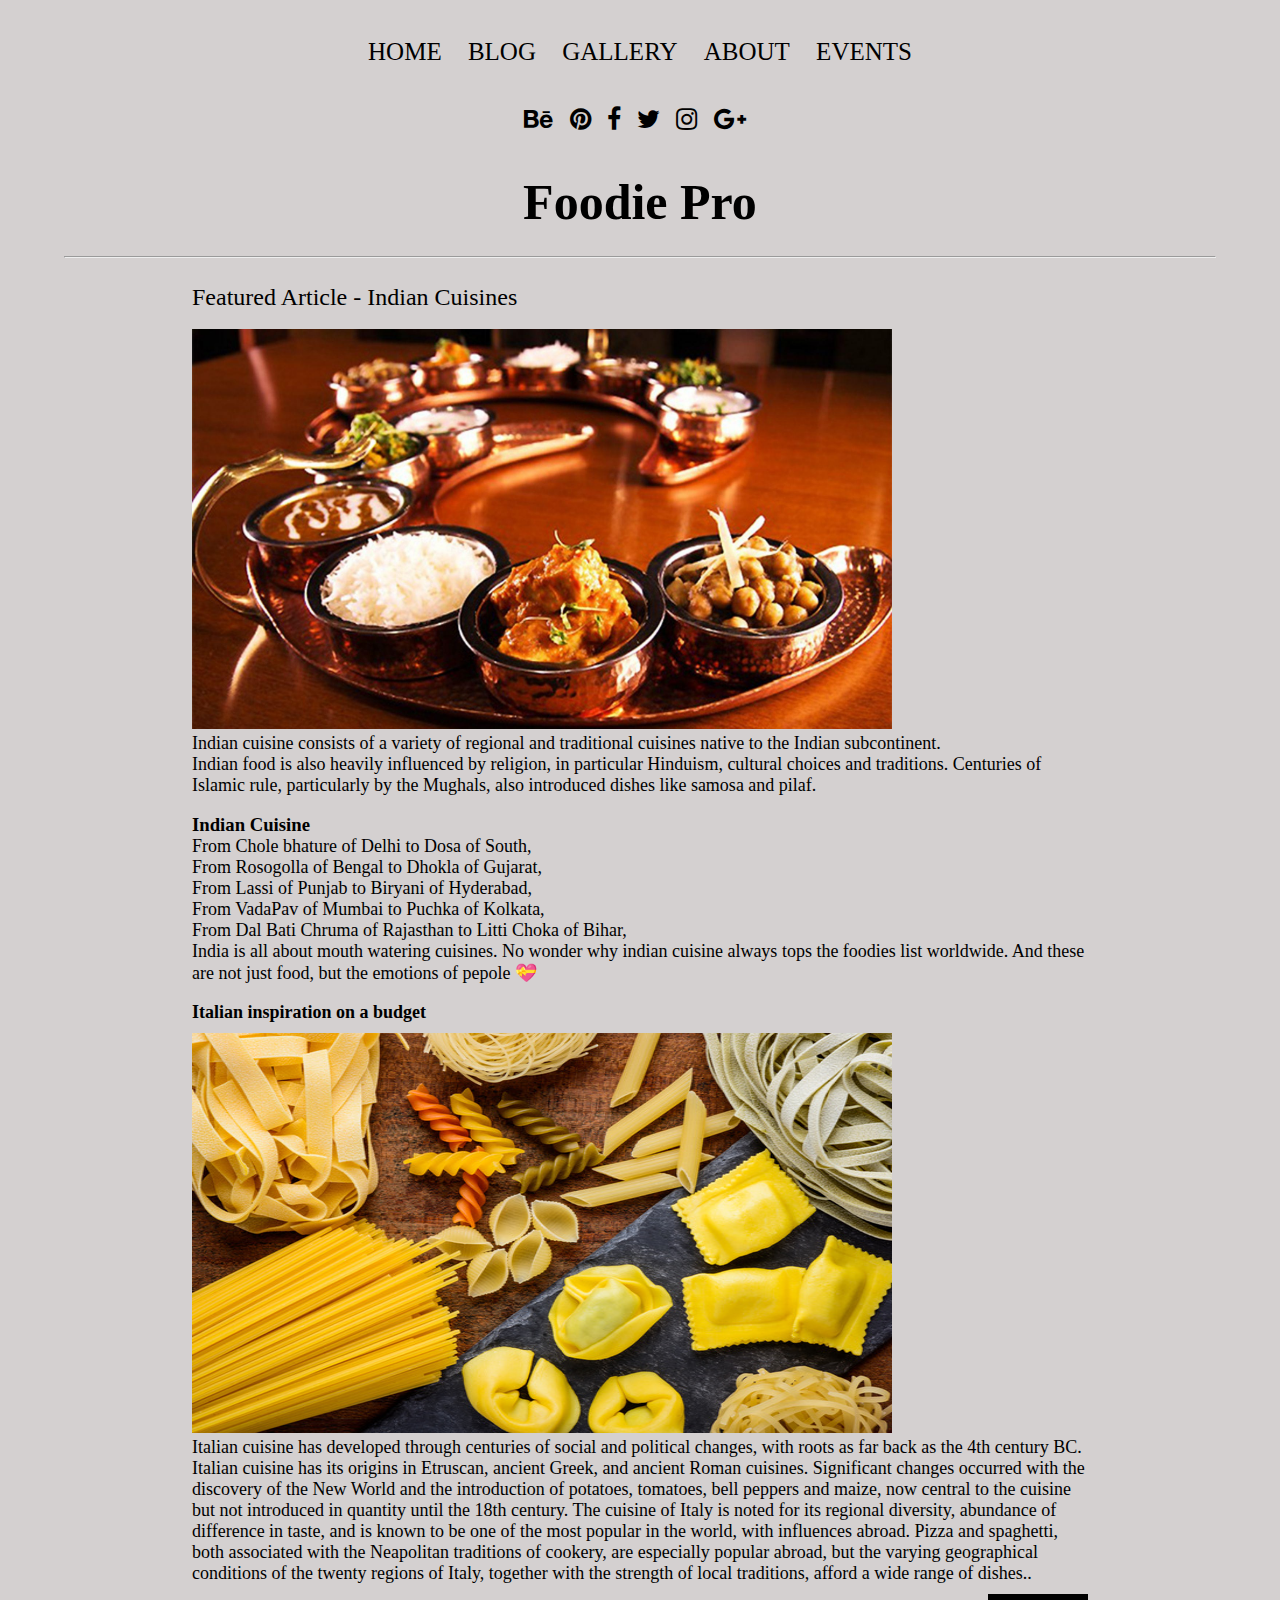
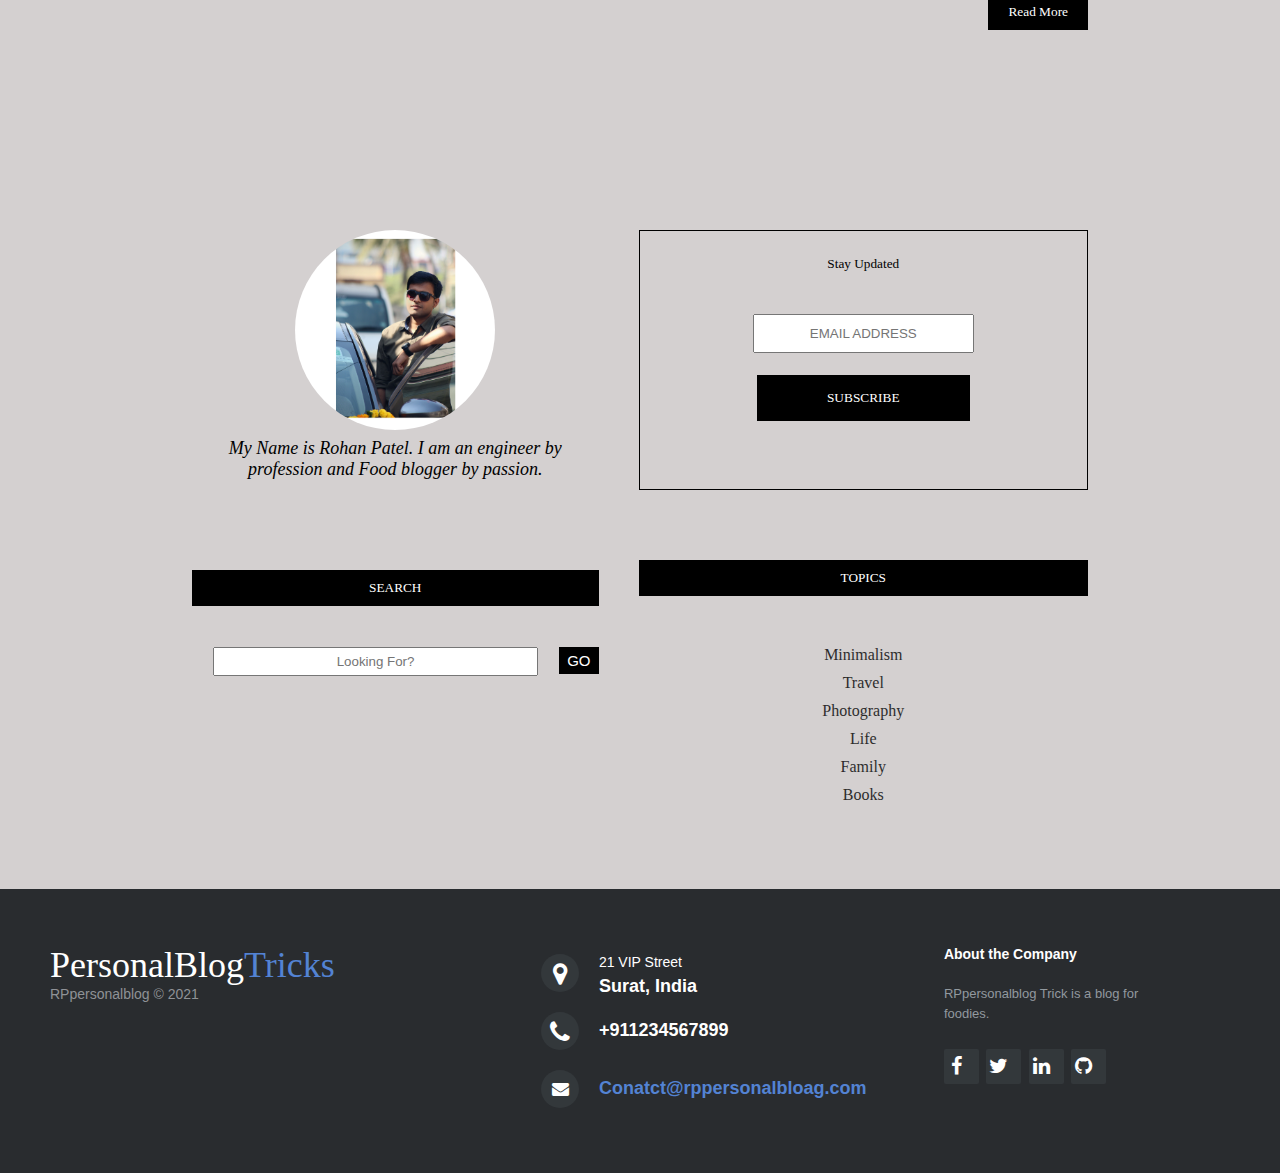
<file: index.html>
<!DOCTYPE html>
<html lang="en">

<head>
    <meta charset="UTF-8">
    <meta http-equiv="X-UA-Compatible" content="IE=edge">
    <meta name="viewport" content="width=device-width, initial-scale=1.0">
    <title>My Personal Blog</title>
    <link rel="stylesheet" href="style.css">
    <link rel="stylesheet" href="footer.css">
    <link rel="stylesheet" href="https://cdnjs.cloudflare.com/ajax/libs/font-awesome/4.7.0/css/font-awesome.css" />

</head>

<body>
    <nav>
        <div class="nav-links">
            <ul>
                <li><a href="home.html">Home</a></li>
                <li><a href="blog.html">Blog</a></li>
                <li><a href="gallery.html">Gallery</a></li>
                <li><a href="about.html">About</a></li>
                <li><a href="">Events</a></li>
            </ul>
        </div>

        <div class="accounts">
            <i class="fa fa-behance"></i>
            <i class="fa fa-pinterest"></i>
            <i class="fa fa-facebook"></i>
            <i class="fa fa-twitter"></i>
            <i class="fa fa-instagram"></i>
            <i class="fa fa-google-plus"></i>
        </div>
    </nav>
    <section class="header">
        <h1>Foodie Pro</h1>
        <!-- <h4>Lorem ipsum dolor sit amet consectetur adipisicing elit. Dolores asperiores, temporibus iure ratione
            suscipit accusamus quam esse id ullam? Quo doloremque reiciendis aliquam, cupiditate praesentium vel ipsam
            laudantium minima accusamus.</h4> -->
    </section>

    <hr>
    <section class="content-container">
        <div class="left-content">
            <h2>Featured Article - Indian Cuisines</h2>
            <div class="featured-article">
                <img src="./images/img2.jpg" alt="">
                <p>Indian cuisine consists of a variety of regional and traditional cuisines native to the Indian
                    subcontinent. <br>
                    Indian food is also heavily influenced by religion, in particular Hinduism, cultural choices and
                    traditions. Centuries of Islamic rule, particularly by the Mughals, also introduced dishes like
                    samosa and pilaf.</p>
            </div>
            <h3>Indian Cuisine</h3>
            <p>From Chole bhature of Delhi to Dosa of South, <br>
                From Rosogolla of Bengal to Dhokla of Gujarat, <br>
                From Lassi of Punjab to Biryani of Hyderabad, <br>
                From VadaPav of Mumbai to Puchka of Kolkata, <br>
                From Dal Bati Chruma of Rajasthan to Litti Choka of Bihar, <br>
                India is all about mouth watering cuisines. No wonder why indian cuisine always tops the foodies list
                worldwide. And these are not just food, but the emotions of pepole &#128157;
            </p>
            <div class="another-article">
                <h3>Italian inspiration on a budget</h3>
                <img src="./images/italian.jpg" alt="">
                <p>Italian cuisine has developed through centuries of social and political changes, with roots as far
                    back as the 4th century BC.
                    Italian cuisine has its origins in Etruscan, ancient Greek, and ancient Roman cuisines.
                    Significant changes occurred with the discovery of the New World and the introduction of potatoes,
                    tomatoes, bell peppers and maize, now central to the cuisine but not introduced in quantity until
                    the 18th century.
                    The cuisine of Italy is noted for its regional diversity, abundance of difference in taste, and is
                    known to be one of the most popular in the world, with influences abroad.
                    Pizza and spaghetti, both associated with the Neapolitan traditions of cookery, are especially
                    popular abroad, but the varying geographical conditions of the twenty regions of Italy, together
                    with the strength of local traditions, afford a wide range of dishes..</p>
                <button class="btn read-more-btn">Read More</button>
            </div>
        </div>
        <div class="right-content">
            <div class="avatar-content">
                <img src="./images/myimg.jpg" alt="">
                <p class="author-caption">My Name is Rohan Patel. I am an engineer by profession and Food blogger by passion.</p>
            </div>

            <div class="newsletter">
                <h5>Stay Updated</h5>
                <input type="email" name="" id="" placeholder="EMAIL ADDRESS">
                <button class="btn sub-btn">SUBSCRIBE</button>
            </div>

            <div class="search">
                <h5>SEARCH</h5>
                <input type="text" placeholder="Looking For?">
                <button class="search-btn">GO</button>
            </div>

            <div class="topics">
                <h5>TOPICS</h5>
                <ul>
                    <li>Minimalism</li>
                    <li>Travel</li>
                    <li>Photography</li>
                    <li>Life</li>
                    <li>Family</li>
                    <li>Books</li>
                </ul>
            </div>

            <div class="popular-posts">
                <h5>POPULAR POSTS</h5>
                <img src="./images/img3.jpg" alt="">
                <p class="caption">Life is a combination of Magic and Pasta</p>
                <img src="./images/img4.jpg" alt="">
                <p class="caption">life is too short to miss out on double cheeseburgers.</p>
            </div>
        </div>
    </section>

    <!--<footer>
        <p>
            &copy; All Rights Reserved
        </p>
    </footer> -->

    <footer class="footer-distributed">

        <div class="footer-left">
            <h3>PersonalBlog<span>Tricks</span></h3>

            <!-- <p class="footer-links">
                <a href="#">Home</a>
                <a href="#">Blog</a>
                <a href="#">Pricing</a>
                <a href="#">About</a>
                <a href="#">FAQ</a>
                <a href="#">Contact</a>
            </p> -->

            <p class="footer-company-name">RPpersonalblog &copy; 2021</p>
        </div>

        <div class="footer-center">
            <div>
                <i class="fa fa-map-marker"></i>
                <p><span>21 VIP Street</span>Surat, India</p>
            </div>

            <div>
                <i class="fa fa-phone"></i>
                <p>+911234567899</p>
            </div>

            <div>
                <i class="fa fa-envelope"></i>
                <p><a href="mailto:Support@rppersonalblog.com">Conatct@rppersonalbloag.com</a></p>
            </div>
        </div>

        <div class="footer-right">
            <p class="footer-company-about">
                <span>About the Company</span>
                RPpersonalblog Trick is a blog for foodies.
            </p>

            <div class="footer-icons">
                <a href="#"><i class="fa fa-facebook"></i></a>
                <a href="#"><i class="fa fa-twitter"></i></a>
                <a href="#"><i class="fa fa-linkedin"></i></a>
                <a href="#"><i class="fa fa-github"></i></a>
            </div>
        </div>
    </footer>

</body>

</html>
</file>
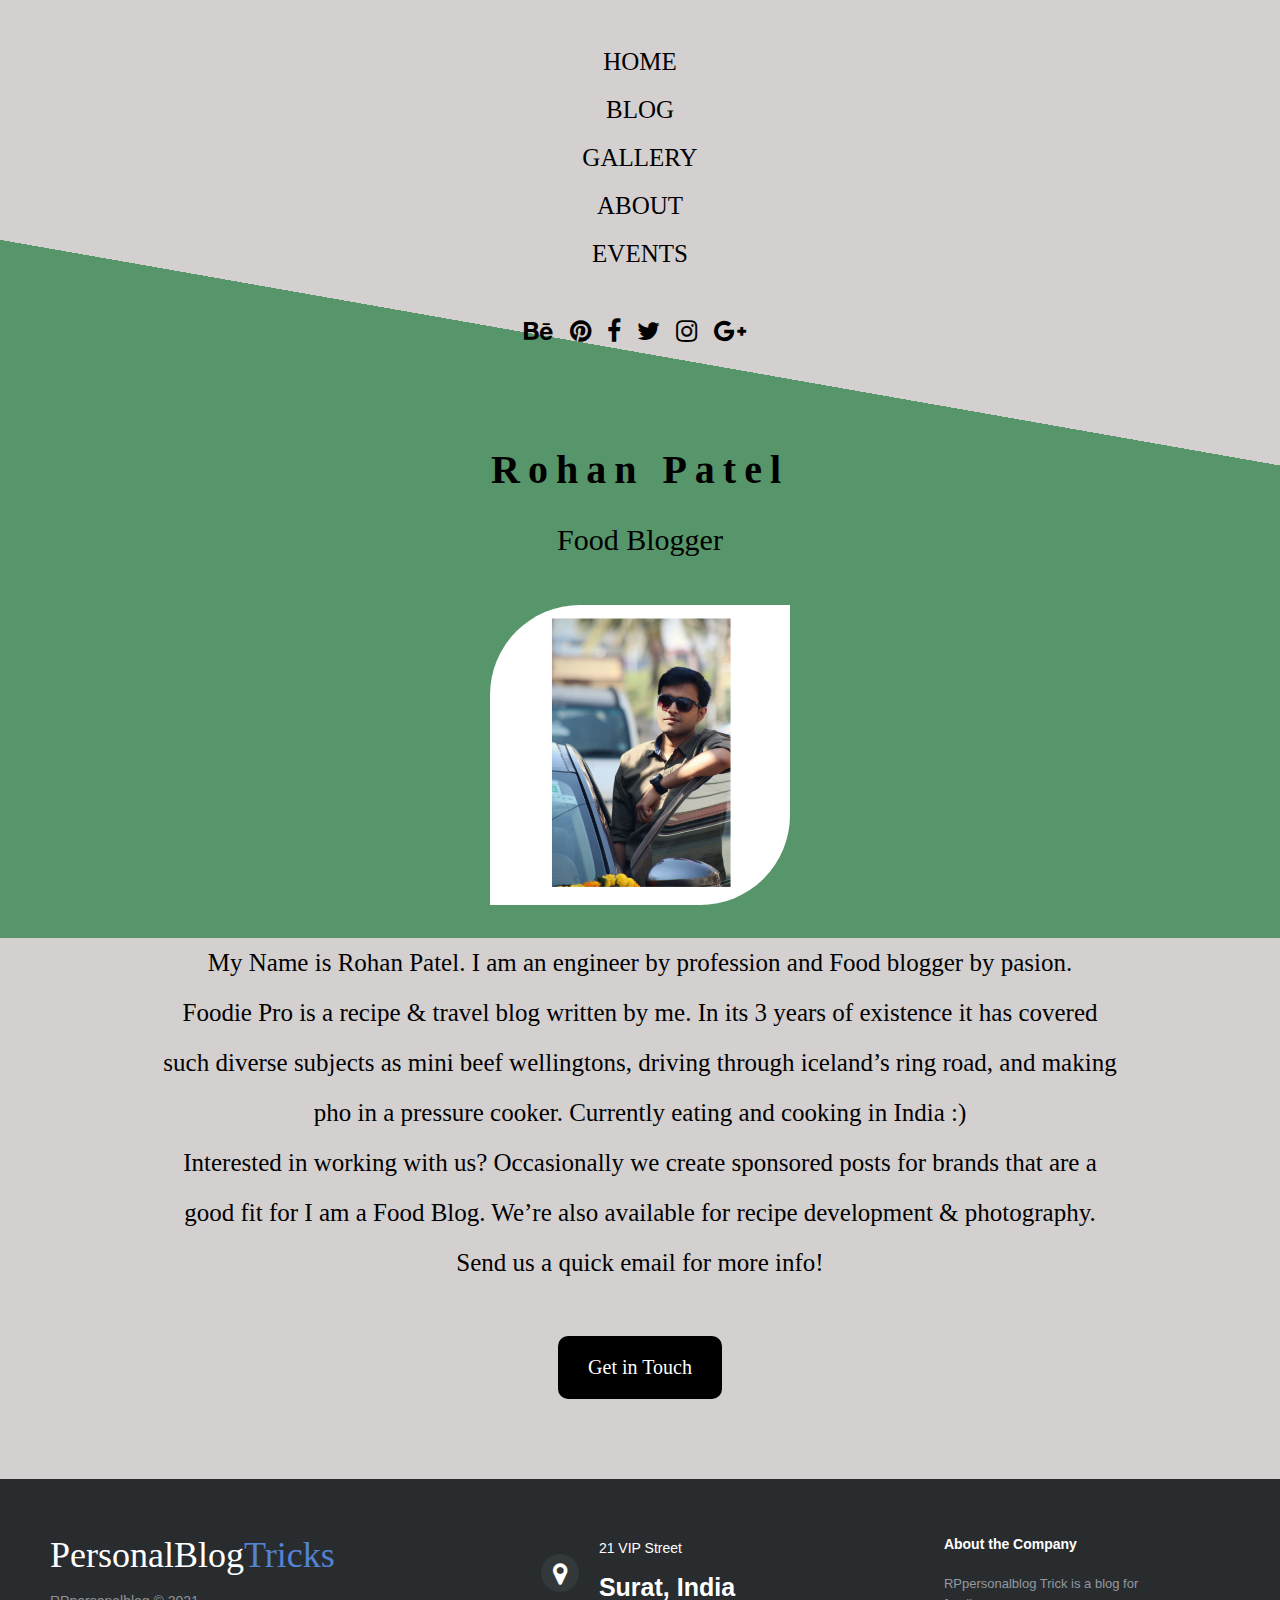
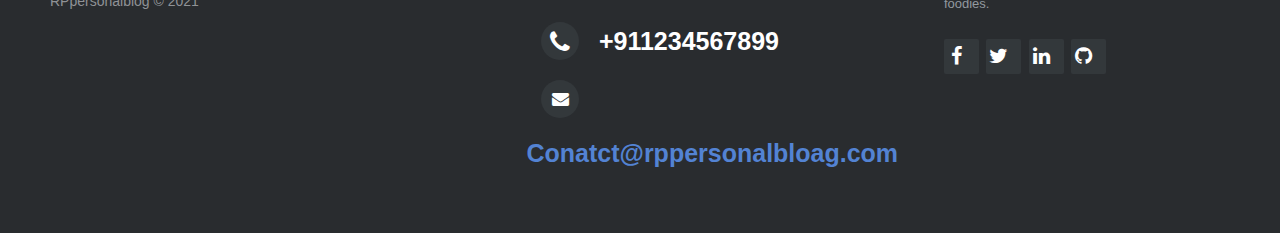
<file: about.html>
<!DOCTYPE html>
<html lang="en">
<head>
    <meta charset="UTF-8">
    <meta http-equiv="X-UA-Compatible" content="IE=edge">
    <meta name="viewport" content="width=device-width, initial-scale=1.0">
    <title>About</title>
    <link rel="stylesheet" href="style.css">
    <link rel="stylesheet" href="footer.css">
    <link rel="stylesheet" href="abt.css">
    <link rel="stylesheet" href="https://cdnjs.cloudflare.com/ajax/libs/font-awesome/4.7.0/css/font-awesome.css" />
</head>
<body>
    <nav>
        <div class="nav-links">
            <ul>
                <li><a href="home.html">Home</a></li>
                <li><a href="blog.html">Blog</a></li>
                <li><a href="gallery.html">Gallery</a></li>
                <li><a href="about.html">About</a></li>
                <li><a href="">Events</a></li>
            </ul>
        </div>

        <div class="accounts">
            <i class="fa fa-behance"></i>
            <i class="fa fa-pinterest"></i>
            <i class="fa fa-facebook"></i>
            <i class="fa fa-twitter"></i>
            <i class="fa fa-instagram"></i>
            <i class="fa fa-google-plus"></i>
        </div>
    </nav>

    <div class="conatiner">
        <h1>Rohan Patel</h1>
        <h2>Food Blogger</h2>
        <div class="image">
            <img src="./images/myimg.jpg" alt="Photgraph Of me">
        </div>
        <p> My Name is Rohan Patel. I am an engineer by profession and Food blogger by pasion. <br>

            Foodie Pro is a recipe & travel blog written by me. In its 3 years of existence it has covered such diverse subjects as mini beef wellingtons, driving through iceland’s ring road, and making pho in a pressure cooker.

            Currently eating and cooking in India :) <br>
            
            Interested in working with us? Occasionally we create sponsored posts for brands that are a good fit for I am a Food Blog. We’re also available for recipe development & photography. Send us a quick email for more info!
        </p>
        <a href="#" class="btn">Get in Touch</a>
    </div>

    <footer class="footer-distributed">

        <div class="footer-left">
            <h3>PersonalBlog<span>Tricks</span></h3>

            <!-- <p class="footer-links">
                <a href="#">Home</a>
                <a href="#">Blog</a>
                <a href="#">Pricing</a>
                <a href="#">About</a>
                <a href="#">FAQ</a>
                <a href="#">Contact</a>
            </p> -->

            <p class="footer-company-name">RPpersonalblog &copy; 2021</p>
        </div>

        <div class="footer-center">
            <div>
                <i class="fa fa-map-marker"></i>
                <p><span>21 VIP Street</span>Surat, India</p>
            </div>

            <div>
                <i class="fa fa-phone"></i>
                <p>+911234567899</p>
            </div>

            <div>
                <i class="fa fa-envelope"></i>
                <p><a href="mailto:Support@rppersonalblog.com">Conatct@rppersonalbloag.com</a></p>
            </div>
        </div>

        <div class="footer-right">
            <p class="footer-company-about">
                <span>About the Company</span>
            RPpersonalblog Trick is a blog for foodies.
            </p>

            <div class="footer-icons">
                <a href="#"><i class="fa fa-facebook"></i></a>
                <a href="#"><i class="fa fa-twitter"></i></a>
                <a href="#"><i class="fa fa-linkedin"></i></a>
                <a href="#"><i class="fa fa-github"></i></a>
            </div>
        </div>
    </footer>
</body>
</html>
</file>
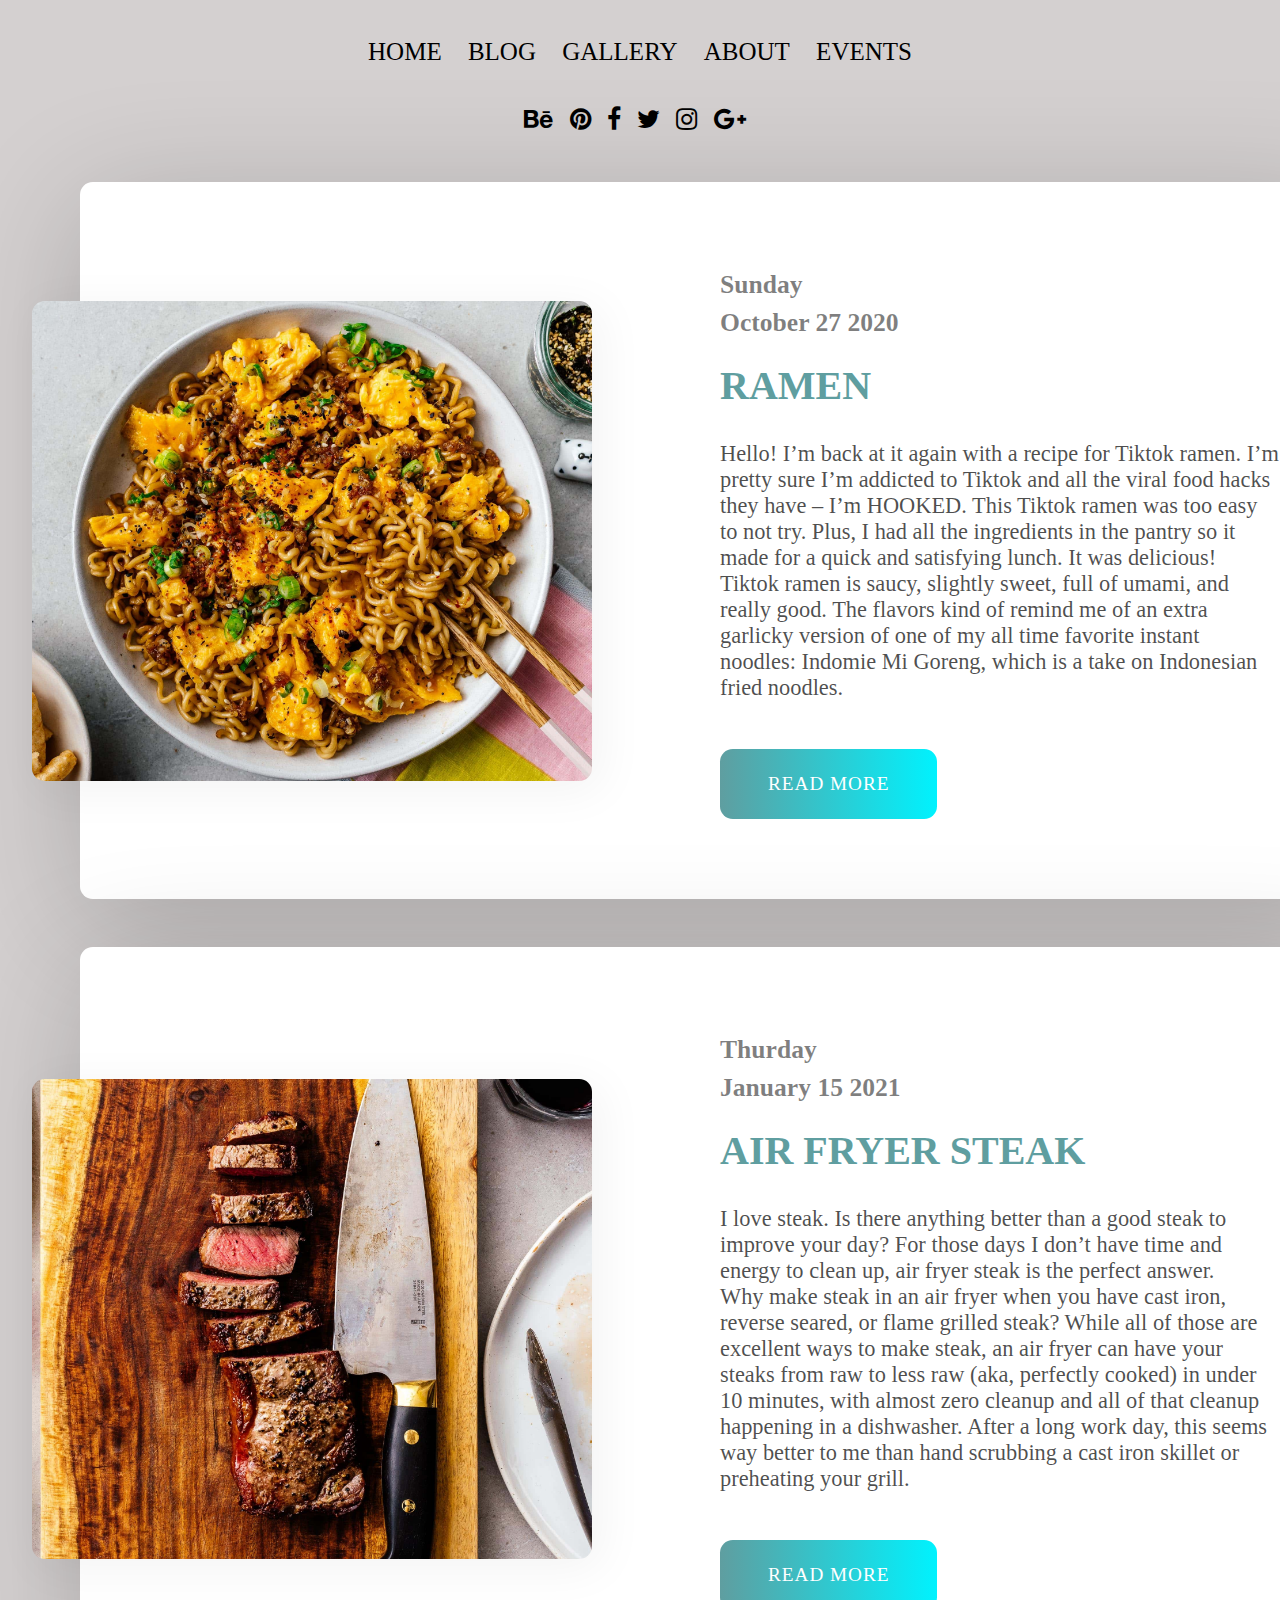
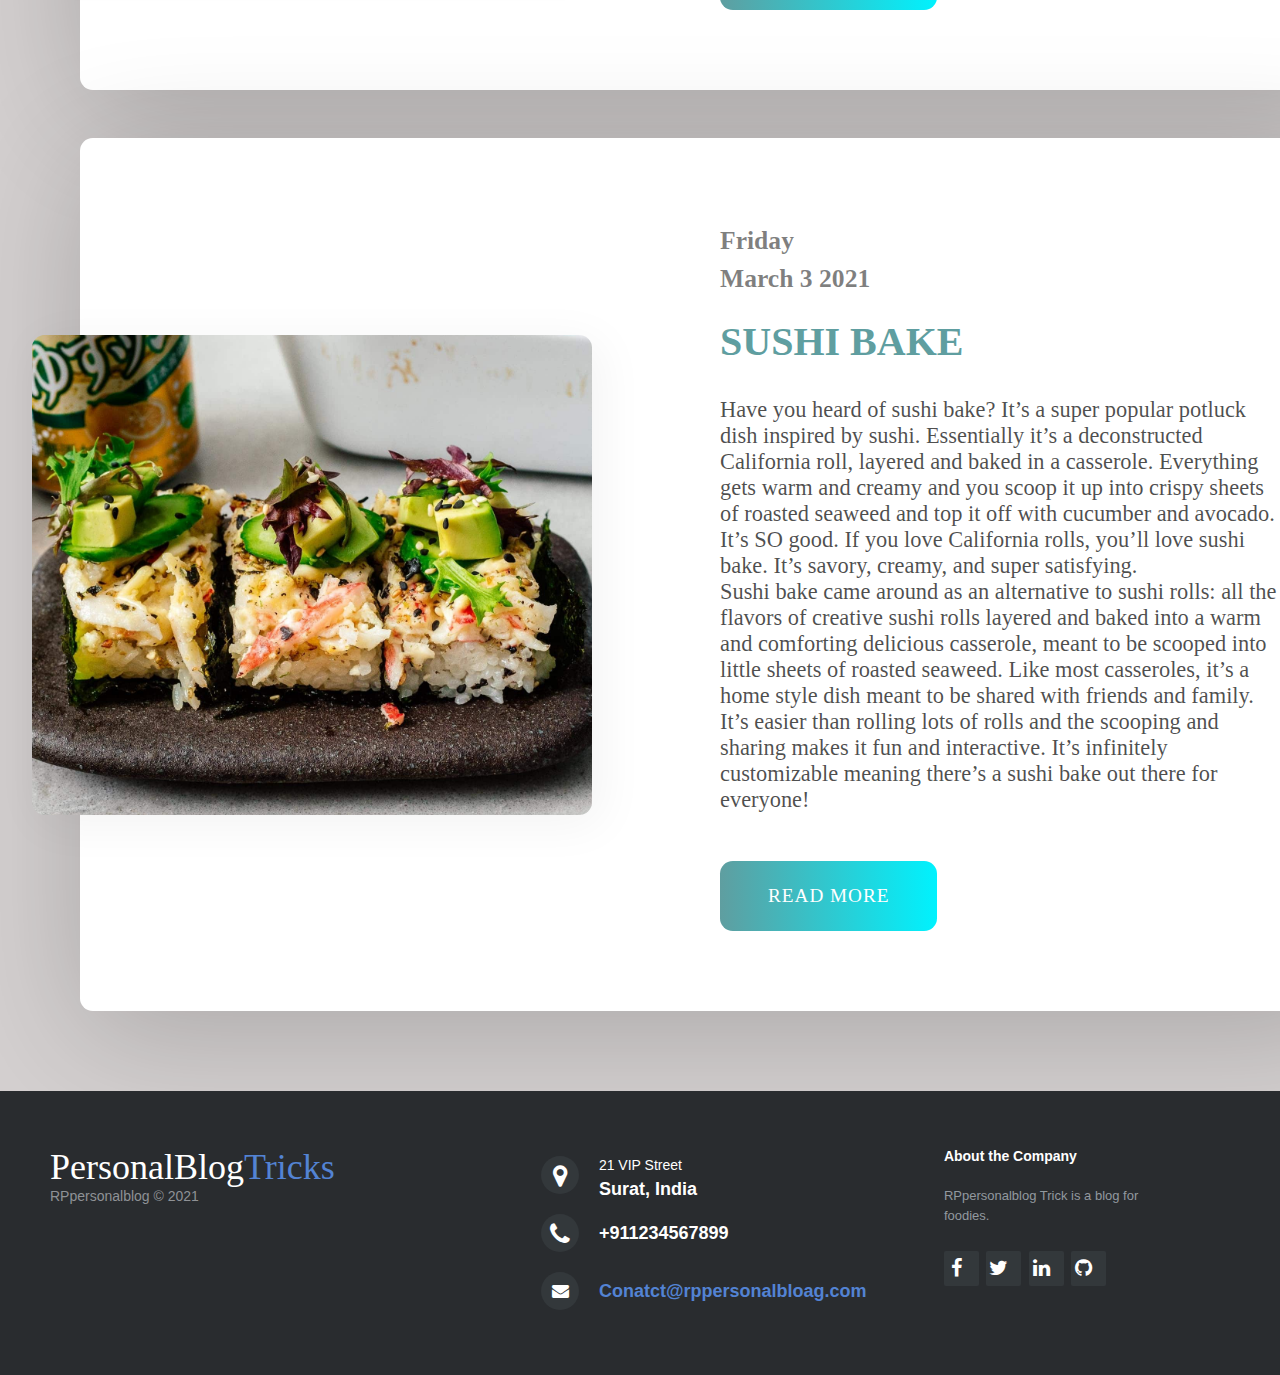
<file: blog.html>
<!DOCTYPE html>
<html lang="en">

<head>
    <meta charset="UTF-8">
    <meta http-equiv="X-UA-Compatible" content="IE=edge">
    <meta name="viewport" content="width=device-width, initial-scale=1.0">
    <title>My Personal Blog</title>
    <link rel="stylesheet" href="style.css">
    <link rel="stylesheet" href="footer.css">
    <link rel="stylesheet" href="blog.css">
    <link rel="stylesheet" href="https://cdnjs.cloudflare.com/ajax/libs/font-awesome/4.7.0/css/font-awesome.css" />

</head>

<body>
    <nav>
        <div class="nav-links">
            <ul>
                <li><a href="home.html">Home</a></li>
                <li><a href="blog.html">Blog</a></li>
                <li><a href="gallery.html">Gallery</a></li>
                <li><a href="about.html">About</a></li>
                <li><a href="">Events</a></li>
            </ul>
        </div>

        <div class="accounts">
            <i class="fa fa-behance"></i>
            <i class="fa fa-pinterest"></i>
            <i class="fa fa-facebook"></i>
            <i class="fa fa-twitter"></i>
            <i class="fa fa-instagram"></i>
            <i class="fa fa-google-plus"></i>
        </div>
    </nav>


    <div class="blog-post">
        <div class="blog-post_img">
            <img src="./images/ramen.jpg" alt="">
        </div>

        <div class="blog-post_info">
            <div class="blog-post_date">
                <span>Sunday</span>
                <span>October 27 2020</span>
            </div>
            <h1 class="blog-post_title">Ramen</h1>
            <p class="blog-post_text">Hello! I’m back at it again with a recipe for Tiktok ramen. I’m pretty sure I’m addicted to Tiktok and all the viral food hacks they have – I’m HOOKED. This Tiktok ramen was too easy to not try. Plus, I had all the ingredients in the pantry so it made for a quick and satisfying lunch. It was delicious!
                Tiktok ramen is saucy, slightly sweet, full of umami, and really good. The flavors kind of remind me of an extra garlicky version of one of my all time favorite instant noodles: Indomie Mi Goreng, which is a take on Indonesian fried noodles.
            </p>
            <a href="#" class="blog-post_cta">Read More</a>
        </div>
    </div>

    <div class="blog-post">
        <div class="blog-post_img">
            <img src="./images/air-fryer-steak.jpg" alt="">
        </div>

        <div class="blog-post_info">
            <div class="blog-post_date">
                <span>Thurday</span>
                <span>January 15 2021</span>
            </div>
            <h1 class="blog-post_title">Air Fryer Steak</h1>
            <p class="blog-post_text"> I love steak. Is there anything better than a good steak to improve your day? For those days I don’t have time and energy to clean up, air fryer steak is the perfect answer. <br>
                Why make steak in an air fryer when you have cast iron, reverse seared, or flame grilled steak? While all of those are excellent ways to make steak, an air fryer can have your steaks from raw to less raw (aka, perfectly cooked) in under 10 minutes, with almost zero cleanup and all of that cleanup happening in a dishwasher. After a long work day, this seems way better to me than hand scrubbing a cast iron skillet or preheating your grill.
            </p>
            <a href="#" class="blog-post_cta">Read More</a>
        </div>
    </div>

    <div class="blog-post">
        <div class="blog-post_img">
            <img src="./images/sushi-bake.jpg" alt="">
        </div>

        <div class="blog-post_info">
            <div class="blog-post_date">
                <span>Friday</span>
                <span>March 3 2021</span>
            </div>
            <h1 class="blog-post_title">Sushi Bake</h1>
            <p class="blog-post_text"> Have you heard of sushi bake? It’s a super popular potluck dish inspired by sushi. Essentially it’s a deconstructed California roll, layered and baked in a casserole. Everything gets warm and creamy and you scoop it up into crispy sheets of roasted seaweed and top it off with cucumber and avocado. It’s SO good. If you love California rolls, you’ll love sushi bake. It’s savory, creamy, and super satisfying. <br>
                Sushi bake came around as an alternative to sushi rolls: all the flavors of creative sushi rolls layered and baked into a warm and comforting delicious casserole, meant to be scooped into little sheets of roasted seaweed.

Like most casseroles, it’s a home style dish meant to be shared with friends and family. It’s easier than rolling lots of rolls and the scooping and sharing makes it fun and interactive. It’s infinitely customizable meaning there’s a sushi bake out there for everyone!
            </p>
            <a href="#" class="blog-post_cta">Read More</a>
        </div>
    </div>













    <footer class="footer-distributed">

        <div class="footer-left">
            <h3>PersonalBlog<span>Tricks</span></h3>

            <!-- <p class="footer-links">
                <a href="#">Home</a>
                <a href="#">Blog</a>
                <a href="#">Pricing</a>
                <a href="#">About</a>
                <a href="#">FAQ</a>
                <a href="#">Contact</a>
            </p> -->

            <p class="footer-company-name">RPpersonalblog &copy; 2021</p>
        </div>

        <div class="footer-center">
            <div>
                <i class="fa fa-map-marker"></i>
                <p><span>21 VIP Street</span>Surat, India</p>
            </div>

            <div>
                <i class="fa fa-phone"></i>
                <p>+911234567899</p>
            </div>

            <div>
                <i class="fa fa-envelope"></i>
                <p><a href="mailto:Support@rppersonalblog.com">Conatct@rppersonalbloag.com</a></p>
            </div>
        </div>

        <div class="footer-right">
            <p class="footer-company-about">
                <span>About the Company</span>
                RPpersonalblog Trick is a blog for foodies.
            </p>

            <div class="footer-icons">
                <a href="#"><i class="fa fa-facebook"></i></a>
                <a href="#"><i class="fa fa-twitter"></i></a>
                <a href="#"><i class="fa fa-linkedin"></i></a>
                <a href="#"><i class="fa fa-github"></i></a>
            </div>
        </div>
    </footer>

</body>

</html>
</file>
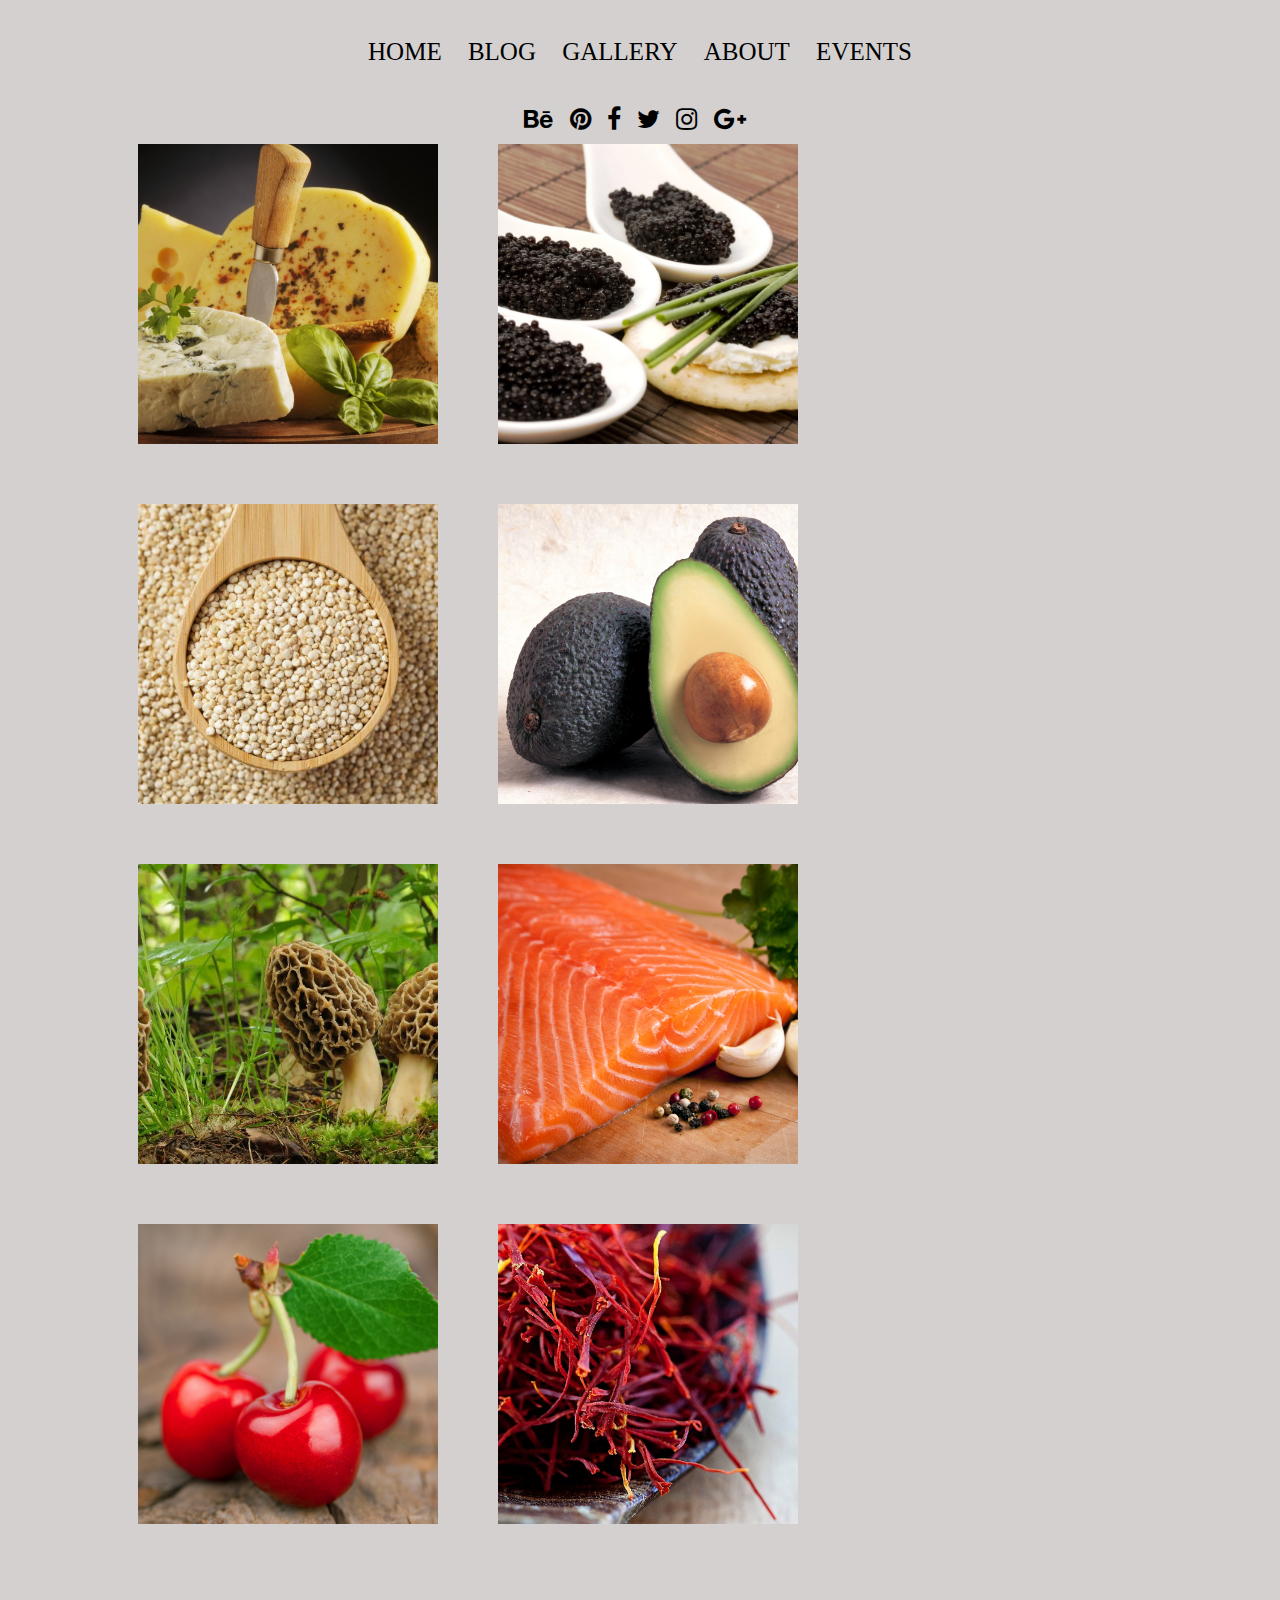
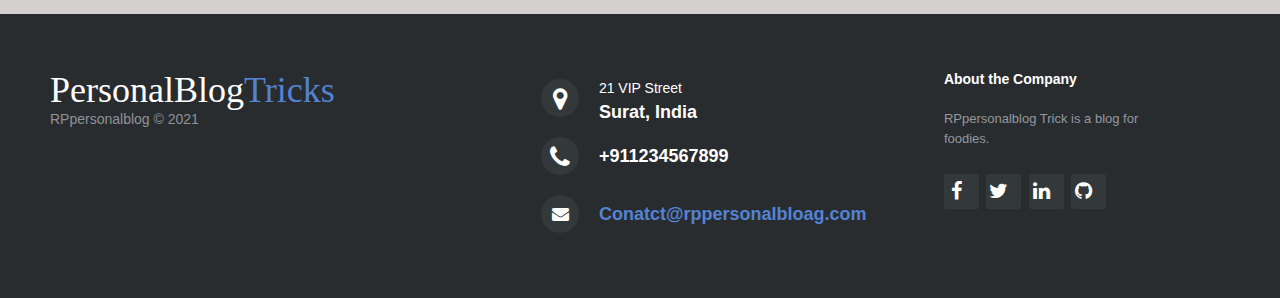
<file: gallery.html>
<!DOCTYPE html>
<html lang="en">

<head>
    <meta charset="UTF-8">
    <meta http-equiv="X-UA-Compatible" content="IE=edge">
    <meta name="viewport" content="width=device-width, initial-scale=1.0">
    <title>Document</title>
    <link rel="stylesheet" href="style.css">
    <link rel="stylesheet" href="footer.css">
    <link rel="stylesheet" href="gallery.css">
    <link rel="stylesheet" href="https://cdnjs.cloudflare.com/ajax/libs/font-awesome/4.7.0/css/font-awesome.css" />

</head>

<body>
    <nav>
        <div class="nav-links">
            <ul>
                <li><a href="home.html">Home</a></li>
                <li><a href="blog.html">Blog</a></li>
                <li><a href="gallery.html">Gallery</a></li>
                <li><a href="about.html">About</a></li>
                <li><a href="">Events</a></li>
            </ul>
        </div>

        <div class="accounts">
            <i class="fa fa-behance"></i>
            <i class="fa fa-pinterest"></i>
            <i class="fa fa-facebook"></i>
            <i class="fa fa-twitter"></i>
            <i class="fa fa-instagram"></i>
            <i class="fa fa-google-plus"></i>
        </div>
    </nav>

    <div class="conatinerr">
        <div class="box">
            <div class="imgBox">
                <img src="./images/cheese.jpg" alt="">
            </div>
            <div class="details">
                <div class="content">
                    <h2>Intresting Fact About Cheese!!!</h2>
                    <p>Over 25% of cheese in the U.S. is made in Wisconsin (the rest comes mostly from California, Idaho
                        and New York). More than half the nation’s artisan cheese is made in Wisconsin.<br> Mice don’t
                        like cheese. &#128540;</p>
                </div>
            </div>
        </div>
        <div class="box">
            <div class="imgBox">
                <img src="./images/caviar.jpg" alt="">
            </div>
            <div class="details">
                <div class="content">
                    <h2>Intresting Fact About Caviar!!!</h2>
                    <p>The highest quality of Beluga caviar is called Almas, which means “diamond” in Russian. It is
                        sold only by London’s Caviar House and is packaged in a round, 24 karat gold box, costing around
                        40,000 euros per kilo.</p>
                </div>
            </div>
        </div>
        <div class="box">
            <div class="imgBox">
                <img src="./images/Quinoa.jpg" alt="">
            </div>
            <div class="details">
                <div class="content">
                    <h2>Intresting Fact About Quinoa!!!</h2>
                    <p>Inca warriors ate balls of quinoa and fat to keep them going on long marches and in battle. <br> NASA has proposed quinoa as an ideal food for long-duration space flights.</p>
                </div>
            </div>
        </div>
        <div class="box">
            <div class="imgBox">
                <img src="./images/avocado.jpg" alt="">
            </div>
            <div class="details">
                <div class="content">
                    <h2>Intresting Fact About Avocado!!!</h2>
                    <p>If you’re looking for a healthy immune system, eat an avocado. The National Cancer Institute found that an avocado has 19 milligrams of glutathione per ½ fruit! Glutathione functions as an antioxidant which helps your immune system function normally.</p>
                </div>
            </div>
        </div>
        <div class="box">
            <div class="imgBox">
                <img src="./images/gucchi mushrooms.jpg" alt="">
            </div>
            <div class="details">
                <div class="content">
                    <h2>Intresting Fact About Gucchi Mushroom!!!</h2>
                    <p>Guchchi mushrooms are grown in the Himalayan region after the snowfall. <br> 
                        They have a unique flavour and earthy aroma. <br>
                        A kilogram of guchchi mushroom can cost Rs.10, 000 to Rs.30,000.</p>
                </div>
            </div>
        </div>
        <div class="box">
            <div class="imgBox">
                <img src="./images/salmon.jpg" alt="">
            </div>
            <div class="details">
                <div class="content">
                    <h2>Intresting Fact About Salmon!!!</h2>
                    <p>After living for many years at sea, salmon travel a long distance home to return to the river in which they were born to spawn.
                       <br> Six different species of salmon live in Canada <br></p>
                </div>
            </div>
        </div>
        <div class="box">
            <div class="imgBox">
                <img src="./images/red cherries.jpg" alt="">
            </div>
            <div class="details">
                <div class="content">
                    <h2>Intresting Fact About Red Cherries!!!</h2>
                    <p>Cherries belong to the rose family.
                        Fruit production starts three to four years after planting. Tree reaches maturity after seven years. <br>
                        Red cherries contain melatonin which helps to fight against harmful toxins. These fruits also contain a high level of antioxidants which are beneficial to the human body.
                    </p>
                </div>
            </div>
        </div>
        <div class="box">
            <div class="imgBox">
                <img src="./images/saffron.jpg" alt="">
            </div>
            <div class="details">
                <div class="content">
                    <h2>Intresting Fact About Saffron!!!</h2>
                    <p>Modern medicine has discovered saffron as an active anti-mutagenic, immune modulator, anti-depressant, antioxidant and sex-stimulant. <br>
                        It is also used as an insecticide or pesticide! <br>  
                        Saffron has also been used as a fabric dye and in perfumery, particularly in India.
                        </p>
                </div>
            </div>
        </div>

    </div>

    <footer class="footer-distributed">

        <div class="footer-left">
            <h3>PersonalBlog<span>Tricks</span></h3>

            <!-- <p class="footer-links">
                <a href="#">Home</a>
                <a href="#">Blog</a>
                <a href="#">Pricing</a>
                <a href="#">About</a>
                <a href="#">FAQ</a>
                <a href="#">Contact</a>
            </p> -->

            <p class="footer-company-name">RPpersonalblog &copy; 2021</p>
        </div>

        <div class="footer-center">
            <div>
                <i class="fa fa-map-marker"></i>
                <p><span>21 VIP Street</span>Surat, India</p>
            </div>

            <div>
                <i class="fa fa-phone"></i>
                <p>+911234567899</p>
            </div>

            <div>
                <i class="fa fa-envelope"></i>
                <p><a href="mailto:Support@rppersonalblog.com">Conatct@rppersonalbloag.com</a></p>
            </div>
        </div>

        <div class="footer-right">
            <p class="footer-company-about">
                <span>About the Company</span>
                RPpersonalblog Trick is a blog for foodies.
            </p>

            <div class="footer-icons">
                <a href="#"><i class="fa fa-facebook"></i></a>
                <a href="#"><i class="fa fa-twitter"></i></a>
                <a href="#"><i class="fa fa-linkedin"></i></a>
                <a href="#"><i class="fa fa-github"></i></a>
            </div>
        </div>
    </footer>
    <!--  -->
</body>

</html>
</file>
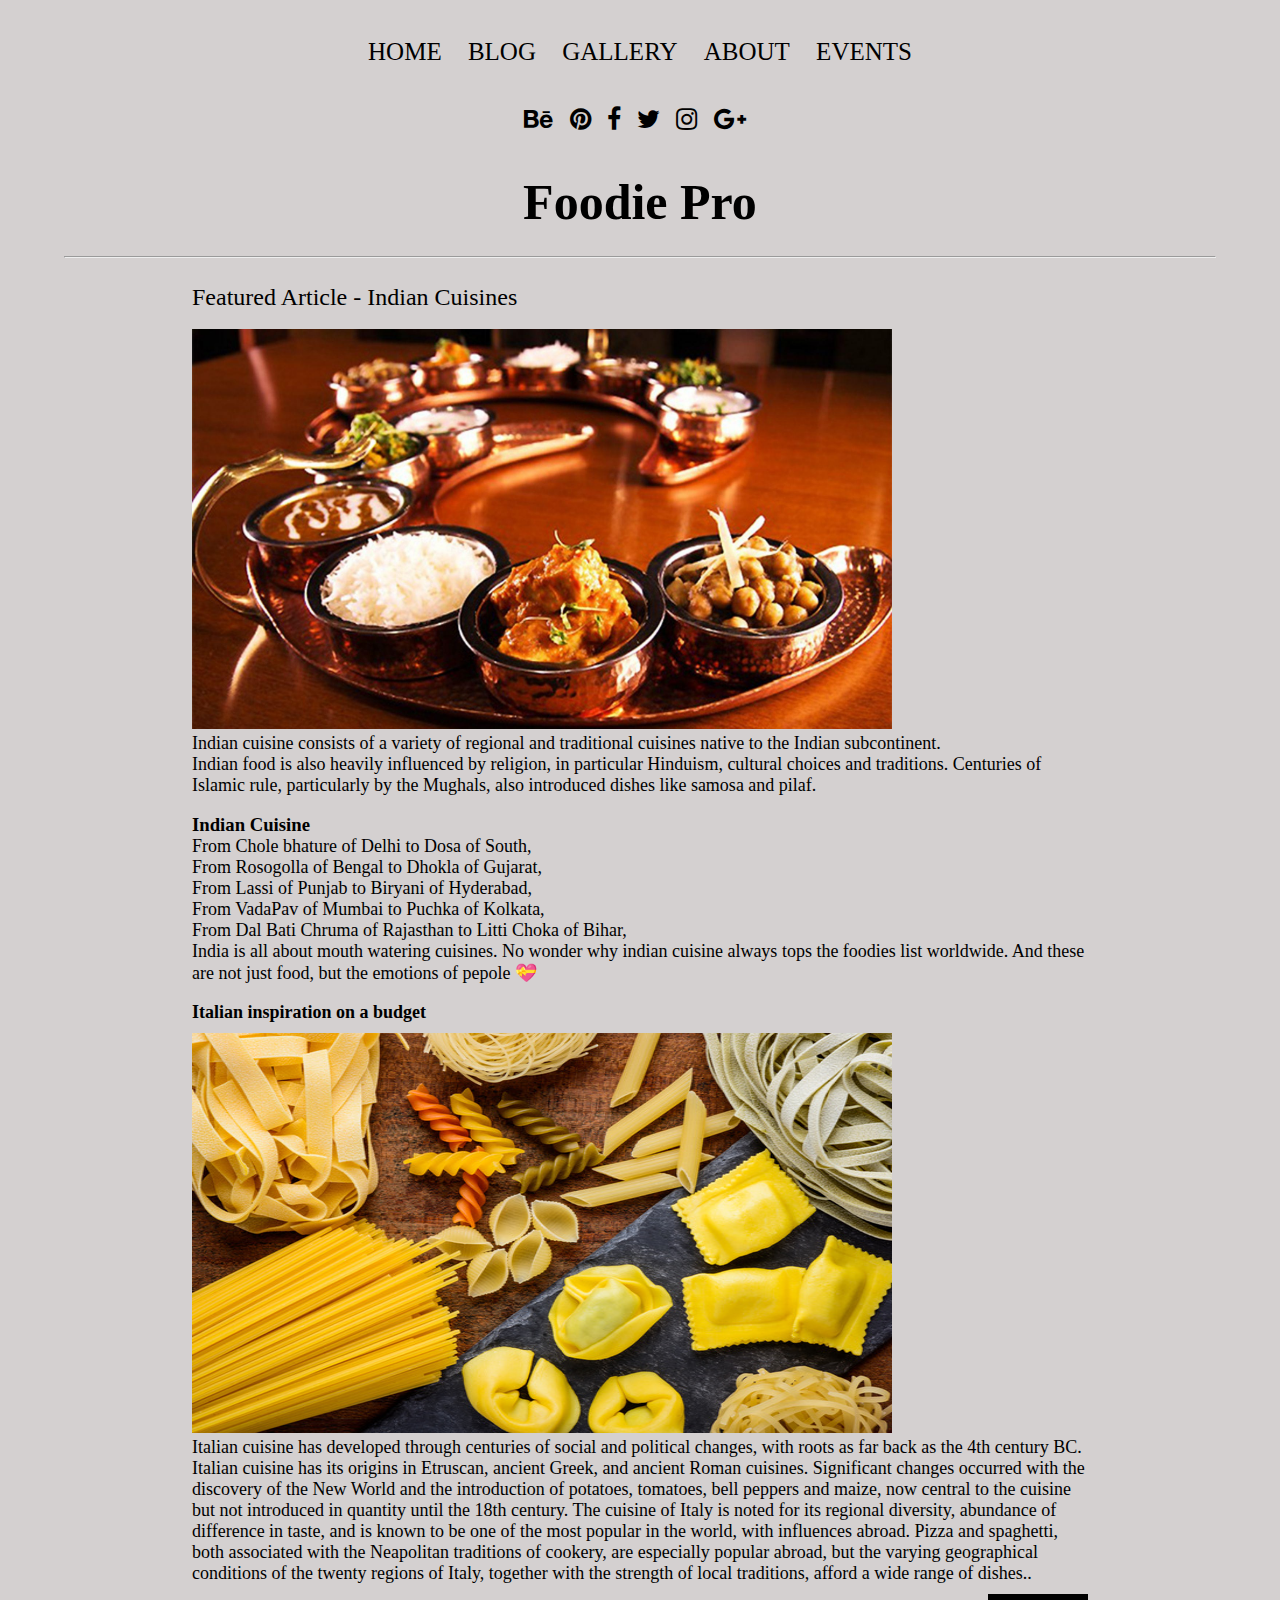
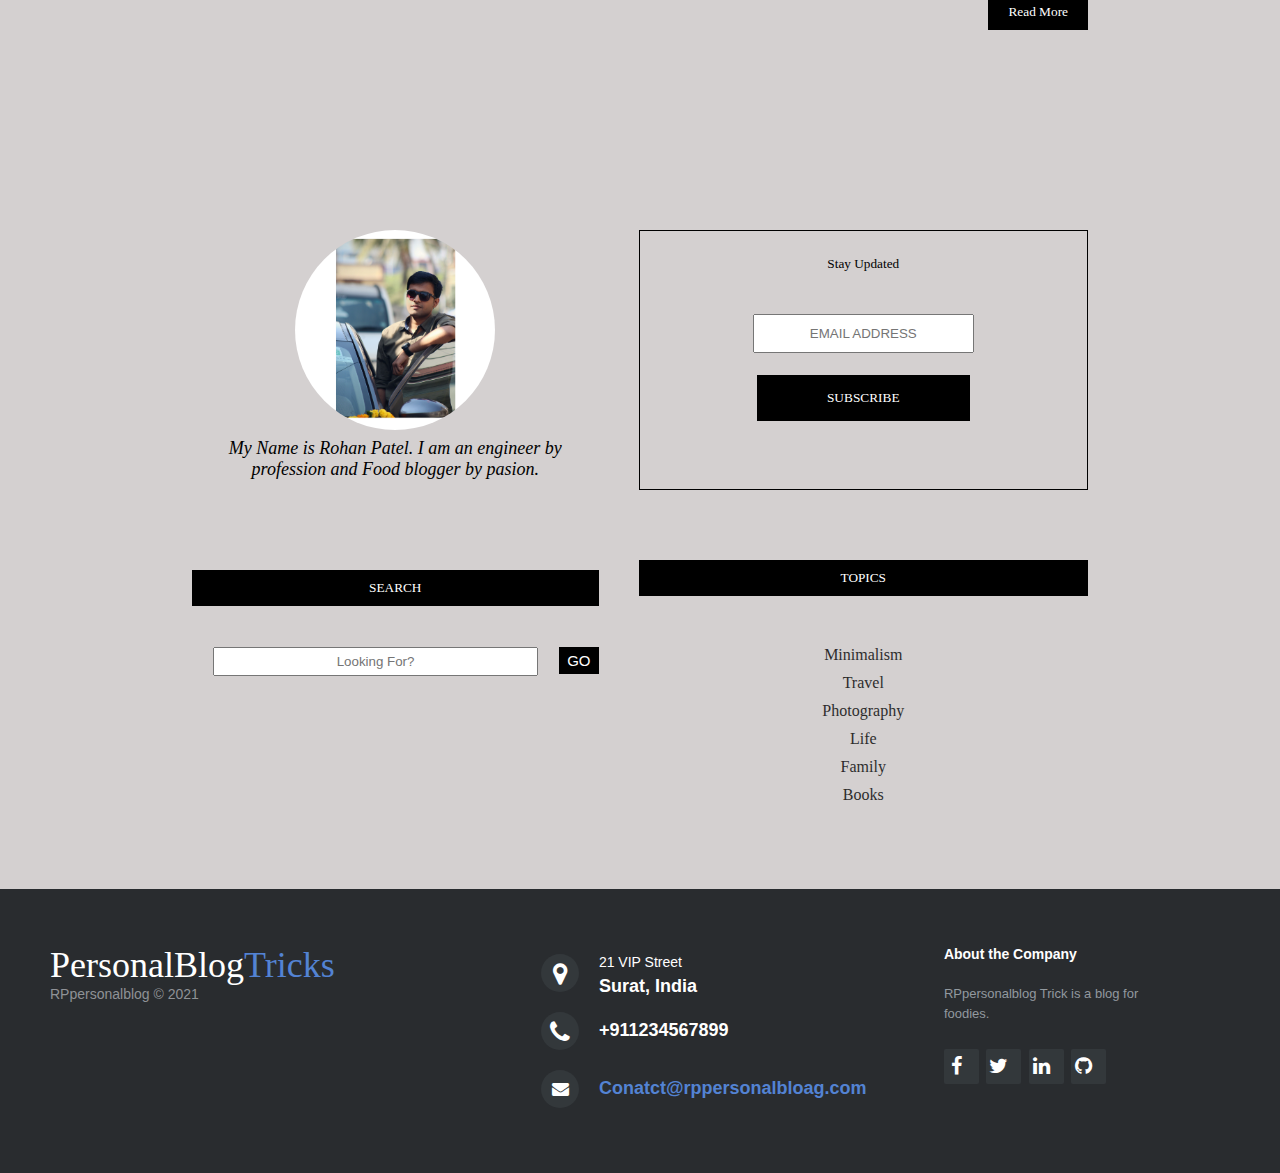
<file: home.html>
<!DOCTYPE html>
<html lang="en">

<head>
    <meta charset="UTF-8">
    <meta http-equiv="X-UA-Compatible" content="IE=edge">
    <meta name="viewport" content="width=device-width, initial-scale=1.0">
    <title>My Personal Blog</title>
    <link rel="stylesheet" href="style.css">
    <link rel="stylesheet" href="footer.css">
    <link rel="stylesheet" href="https://cdnjs.cloudflare.com/ajax/libs/font-awesome/4.7.0/css/font-awesome.css" />

</head>

<body>
    <nav>
        <div class="nav-links">
            <ul>
                <li><a href="home.html">Home</a></li>
                <li><a href="blog.html">Blog</a></li>
                <li><a href="gallery.html">Gallery</a></li>
                <li><a href="about.html">About</a></li>
                <li><a href="">Events</a></li>
            </ul>
        </div>

        <div class="accounts">
            <i class="fa fa-behance"></i>
            <i class="fa fa-pinterest"></i>
            <i class="fa fa-facebook"></i>
            <i class="fa fa-twitter"></i>
            <i class="fa fa-instagram"></i>
            <i class="fa fa-google-plus"></i>
        </div>
    </nav>
    <section class="header">
        <h1>Foodie Pro</h1>
        <!-- <h4>Lorem ipsum dolor sit amet consectetur adipisicing elit. Dolores asperiores, temporibus iure ratione
            suscipit accusamus quam esse id ullam? Quo doloremque reiciendis aliquam, cupiditate praesentium vel ipsam
            laudantium minima accusamus.</h4> -->
    </section>

    <hr>
    <section class="content-container">
        <div class="left-content">
            <h2>Featured Article - Indian Cuisines</h2>
            <div class="featured-article">
                <img src="./images/img2.jpg" alt="">
                <p>Indian cuisine consists of a variety of regional and traditional cuisines native to the Indian subcontinent. <br>
                    Indian food is also heavily influenced by religion, in particular Hinduism, cultural choices and traditions. Centuries of Islamic rule, particularly by the Mughals, also introduced dishes like samosa and pilaf.</p>
            </div>
            <h3>Indian Cuisine</h3>
            <p>From Chole bhature of Delhi to Dosa of South, <br>
                From Rosogolla of Bengal to Dhokla of Gujarat, <br>
                From Lassi of Punjab to Biryani of Hyderabad, <br>
                From VadaPav of Mumbai to Puchka of Kolkata, <br>
                From Dal Bati Chruma of Rajasthan to Litti Choka of Bihar, <br>
                India is all about mouth watering cuisines. No wonder why indian cuisine always tops the foodies list worldwide. And these are not just food, but the emotions of pepole &#128157;
            </p>
            <div class="another-article">
                <h3>Italian inspiration on a budget</h3>
                <img src="./images/italian.jpg" alt="">
                <p>Italian cuisine has developed through centuries of social and political changes, with roots as far back as the 4th century BC. 
                    Italian cuisine has its origins in Etruscan, ancient Greek, and ancient Roman cuisines. 
                    Significant changes occurred with the discovery of the New World and the introduction of potatoes, tomatoes, bell peppers and maize, now central to the cuisine but not introduced in quantity until the 18th century.
                    The cuisine of Italy is noted for its regional diversity, abundance of difference in taste, and is known to be one of the most popular in the world, with influences abroad.
                    Pizza and spaghetti, both associated with the Neapolitan traditions of cookery, are especially popular abroad, but the varying geographical conditions of the twenty regions of Italy, together with the strength of local traditions, afford a wide range of dishes..</p>
                <button class="btn read-more-btn">Read More</button>
            </div>
        </div>
        <div class="right-content">
            <div class="avatar-content">
                <img src="./images/myimg.jpg" alt="">
                <p class="author-caption">My Name is Rohan Patel. I am an engineer by profession and Food blogger by pasion.</p>
            </div>

            <div class="newsletter">
                <h5>Stay Updated</h5>
                <input type="email" name="" id="" placeholder="EMAIL ADDRESS">
                <button class="btn sub-btn">SUBSCRIBE</button>
            </div>

            <div class="search">
                <h5>SEARCH</h5>
                <input type="text" placeholder="Looking For?">
                <button class="search-btn">GO</button>
            </div>

            <div class="topics">
                <h5>TOPICS</h5>
                <ul>
                    <li>Minimalism</li>
                    <li>Travel</li>
                    <li>Photography</li>
                    <li>Life</li>
                    <li>Family</li>
                    <li>Books</li>
                </ul>
            </div>

            <div class="popular-posts">
                <h5>POPULAR POSTS</h5>
                <img src="./images/img3.jpg" alt="">
                <p class="caption">Life is a combination of Magic and Pasta</p>
                <img src="./images/img4.jpg" alt="">
                <p class="caption">life is too short to miss out on double cheeseburgers.</p>
            </div>
        </div>
    </section>

    <!--<footer>
        <p>
            &copy; All Rights Reserved
        </p>
    </footer> -->

    <footer class="footer-distributed">

        <div class="footer-left">
            <h3>PersonalBlog<span>Tricks</span></h3>

            <!-- <p class="footer-links">
                <a href="#">Home</a>
                <a href="#">Blog</a>
                <a href="#">Pricing</a>
                <a href="#">About</a>
                <a href="#">FAQ</a>
                <a href="#">Contact</a>
            </p> -->

            <p class="footer-company-name">RPpersonalblog &copy; 2021</p>
        </div>

        <div class="footer-center">
            <div>
                <i class="fa fa-map-marker"></i>
                <p><span>21 VIP Street</span>Surat, India</p>
            </div>

            <div>
                <i class="fa fa-phone"></i>
                <p>+911234567899</p>
            </div>

            <div>
                <i class="fa fa-envelope"></i>
                <p><a href="mailto:Support@rppersonalblog.com">Conatct@rppersonalbloag.com</a></p>
            </div>
        </div>

        <div class="footer-right">
            <p class="footer-company-about">
                <span>About the Company</span>
                RPpersonalblog Trick is a blog for foodies.
            </p>

            <div class="footer-icons">
                <a href="#"><i class="fa fa-facebook"></i></a>
                <a href="#"><i class="fa fa-twitter"></i></a>
                <a href="#"><i class="fa fa-linkedin"></i></a>
                <a href="#"><i class="fa fa-github"></i></a>
            </div>
        </div>
    </footer>

</body>

</html>
</file>
<file: style.css>
*{
    margin: 0;
    padding: 0;
    box-sizing: border-box;
}

body{
    font-family: 'Open Sans';
    background-color: #d4d0d0;
}

nav{
    display: grid;
    grid-template-areas: 'nav-links accounts';
    width: 60%;
    margin: auto;
    margin-top: 3%;
    grid-gap: 40px;
    font-size: 25px;
}

li{
    list-style: none;
    display: inline;
    padding: 10px;
    text-transform: uppercase;
    cursor: pointer;
}

a{
    color: black;
    text-decoration: none;
}

li:hover{
    font-weight: 900;
}
i{
    margin-right: 10px;
}
i:hover{
    transform: scale(1.3);
}

.header{
    text-align: center;
    margin-top: 3%;
    margin-bottom: 2%;
}

h1{
    font-family: 'Merriweather';
    font-size: 50px;
}

h2,h4,h5{
    font-weight: 100;
}

hr{
    width: 70%;
    margin-left: auto;
    margin-right: auto;
    margin-bottom: 2%;
}

.content-container{
    display: grid;
    grid-template-areas: 'left-content right-content';
    width: 65%;
    margin: auto;
    grid-gap: 200px;
    text-align: left;
}

.featured-article, .another-article{
    margin-top: 2%;
    margin-bottom: 2%;
}

.another-article h3, p{
    margin-bottom: 10px;
    font-size: 18px;
}

img{
    height: 400px;
    width: 700px;
}

.btn{
    font-family: 'Open Sans';
}
.read-more-btn{
    background-color: black;
    border: none;
    color: white;
    float: right;
    padding: 10px 20px 10px 20px;
}

.read-more-btn:hover{
    background-color: #a9a9a9;
}
.right-content img{
    height: 200px;
    width: 200px;
    border-radius: 50%;
    /* filter: grayscale(1); */
    display: block;
    margin-left: auto;
    margin-right: auto;
    margin-bottom: 2%;
}

.author-caption{
    font-style: italic;
    text-align: center;
    font-size: 18px;
    font-family: 'Allura';
}

.newsletter{
    margin-top: 10%;
    border: 1px solid black;
    padding: 25px 10px 25px 10px;
    text-align: center;
    grid-area: newsletter;
}

h5{
    margin-bottom: 10%;
}

input[type = "email"]{
    padding: 10px 20px 10px 20px;
    outline: none;
}

::placeholder{
    text-align: center;
}

.sub-btn{
    background-color: black;
    border: none;
    color: white;
    padding: 15px 70px 15px 70px;
    margin-top: 5%;
}

.sub-btn:hover{
    background-color: #a9a9a9;
}

.search{
    margin-top: 10%;
    text-align: center;
    grid-area: search;
}

.search h5{
    background-color: black;
    color: white;
    padding: 10px;
}

input[type = "text"]
{
    padding: 5px;
    width: 80%;
    outline: none;
}

.search-btn{
    float: right;
    padding: 5px 8px;
    background-color: black;
    border: none;
    color: white;
    font-size: 15px;
}

.search-btn:hover{
    background-color: #a9a9a9;
}

.topics{
    margin-top: 10%;
    text-align: center;
    grid-area: topics;
}
.topics h5{
    background-color: black;
    color: white;
    padding: 10px;
}
.topics li{
    text-transform: none;
    display: block;
    padding: 5px;
    opacity: 0.8;
    /* font-size: 20px; */
}

.popular-posts{
    margin-top: 10%;
    text-align: center;
    grid-area: search;
}
.popular-posts h5{
    background-color: black;
    color: white;
    padding: 10px;
}
.popular-posts img{
    height: 240px;
    width: 240px;
    border-radius: 0!important ;
    display: block;
    margin-left: auto;
    margin-right: auto;
    margin-bottom: 3%;
}
.caption{
    font-family: 'Allura';
    font-style: italic;
}

/*footer{
    margin-top: 3%;
    text-align: center;
    background-color: black;
    color: white;
    padding: 5px;
}*/
.featured-article{
    grid-area: featured-article;
}
.another-article{
    grid-area: another-article;
}
.avatar-content{
    grid-area: avatar-content;
}

@media(max-width:1299px){
    nav{
        grid-template-areas: 'nav-links' 'accounts';
        text-align: center;
    }

    .content-container{
        grid-template-areas: 'left-content' 'right-content';
        width: 70%;
        margin: auto;
    }

    hr{
        width: 90%;
        margin-left: auto;
        margin-right: auto;
        margin-bottom: 2%;
    }

    .right-content{
        display: grid;
        grid-template-areas: 'avatar-content newsletter' 
        'search topics';
        grid-gap: 40px;
    }

    .newsletter{
        margin-top: 0;
    }

    .popular-posts{
        display: none;
    }

    .topics{
        margin-top: 30px;
    }
}

@media(max-width:700px){
    nav li{
        display: block;
    }
    .content-container{
        grid-template-areas: 'left-content' 'right-content';
        grid-gap: 40px;
        width: 80%;
        margin: auto;
    }
    hr{
        width: 90%;
        margin-left: auto;
        margin-right: auto;
        margin-bottom: 2%
    }

    .left-content img{
        height: 300px;
        width: 400px;
        display: block;
        margin-left: auto;
        margin-right: auto;
    }

    .right-content{
        display: grid;
        grid-template-areas: 'avatar-content' 
        'newsletter' 
        'search' 
        'topics';
        width: 50%;
        margin: auto;
    }

    .newsletter, .topics, .search{
        margin-top: 3%;
    }

    .read-more-btn{
        float: left;
    }
}
</file>
<file: footer.css>
footer{
	position:relative;
	bottom: 0;
}
.footer-distributed{
	background-color: #292c2f;
	box-shadow: 0 1px 1px 0 rgba(0, 0, 0, 0.12);
	box-sizing: border-box;
	width: 100%;
	text-align: left;
	font: bold 16px sans-serif;

	padding: 55px 50px;
	margin-top: 80px;
}

.footer-distributed .footer-left,
.footer-distributed .footer-center,
.footer-distributed .footer-right{
	display: inline-block;
	vertical-align: top;
}

.footer-distributed .footer-left{
	width: 40%;
}

.footer-distributed h3{
	color:  #ffffff;
	font: normal 36px 'Cookie', cursive;
	margin: 0;
}

.footer-distributed h3 span{
	color:  #5383d3;
}


.footer-distributed .footer-links{
	color:  #ffffff;
	margin: 20px 0 12px;
	padding: 0;
}

.footer-distributed .footer-links a{
	display:inline-block;
	line-height: 1.8;
	text-decoration: none;
	color:  inherit;
}

.footer-distributed .footer-company-name{
	color:  #8f9296;
	font-size: 14px;
	font-weight: normal;
	margin: 0;
}


.footer-distributed .footer-center{
	width: 35%;
}

.footer-distributed .footer-center i{
	background-color:  #33383b;
	color: #ffffff;
	font-size: 25px;
	width: 38px;
	height: 38px;
	border-radius: 50%;
	text-align: center;
	line-height: 42px;
	margin: 10px 15px;
	vertical-align: middle;
}

.footer-distributed .footer-center i.fa-envelope{
	font-size: 17px;
	line-height: 38px;
}

.footer-distributed .footer-center p{
	display: inline-block;
	color: #ffffff;
	vertical-align: middle;
	margin:0;
}

.footer-distributed .footer-center p span{
	display:block;
	font-weight: normal;
	font-size:14px;
	line-height:2;
}

.footer-distributed .footer-center p a{
	color:  #5383d3;
	text-decoration: none;
}

.footer-distributed .footer-right{
	width: 20%;
}

.footer-distributed .footer-company-about{
	line-height: 20px;
	color:  #92999f;
	font-size: 13px;
	font-weight: normal;
	margin: 0;
}

.footer-distributed .footer-company-about span{
	display: block;
	color:  #ffffff;
	font-size: 14px;
	font-weight: bold;
	margin-bottom: 20px;
}

.footer-distributed .footer-icons{
	margin-top: 25px;
}

.footer-distributed .footer-icons a{
	display: inline-block;
	width: 35px;
	height: 35px;
	cursor: pointer;
	background-color:  #33383b;
	border-radius: 2px;

	font-size: 20px;
	color: #ffffff;
	text-align: center;
	line-height: 35px;

	margin-right: 3px;
	margin-bottom: 5px;
}


@media (max-width: 880px) {

	.footer-distributed{
		font: bold 14px sans-serif;
	
	}

	.footer-distributed .footer-left,
	.footer-distributed .footer-center,
	.footer-distributed .footer-right{
		display: block;
		width: 100%;
		margin-bottom: 40px;
		text-align: center;
	}

	.footer-distributed .footer-center i{
		margin-left: 0;
	}
	.main {
		line-height: normal;
		font-size: auto;
	}

}
</file>
<file: abt.css>
@import url('https://fonts.googleapis.com/css2?family=Roboto:wght@400;700&display=swap');


.conatiner{
    max-width: 1000px;
    margin: 0 auto;
    padding: 0 20px;
    margin-top: 100px;
    text-align: center;
}

body {
    height: 100vh;
    background-image: -webkit-linear-gradient(80deg, #57956a 60%, #d4d0d0 40%);
    background-repeat: no-repeat;
    background-size: 100% 100%;
   }

h1{
    font-size: 40px;
    font-weight: 700;
    letter-spacing: 8px;
    margin-bottom: 30px;
}

h2{
    font-size: 30px;
    font-weight: 400;
}

img{
    height: 300px;
    width: 300px;
    margin-top: 5%;
    align-items: center;
    border-radius: 30% 0 30% 0;
    margin-bottom: 1%;
}

p{
    font-size: 25px;
    color: black;
    line-height: 50px;
    margin-top: 2%;
    margin-bottom: 5%;
}

.btn{

    display: inline-block;
    padding: 20px 30px;
    background-color: black;
    font-size: 20px;
    text-decoration: none;
    color: white;
    border-radius: 10px;
    transition: background 0.5s;
}

.btn:hover{
    background: #4ac4ff;
}

@media(max-width:1299px){
    nav li{
        display: block;
    }
    .container{
        grid-template-areas: 'image';
        grid-gap: 400px;
        width: 80%;
        margin: auto;
    }
    img{
        height: 300px;
        width: 300px;
        margin-left: 20%;
        margin-right: 20%;
    }
    .read-more-btn{
        float: left;
    }
}

@media(max-width:700px){
    nav li{
        display: block;
    }
    .container{
        grid-template-areas: 'image';
        grid-gap: 400px;
        width: 80%;
        margin: auto;
    }
    img{
        height: 300px;
        width: 300px;
        margin-left: 20%;
        margin-right: 20%;
        margin-bottom: 20%;
    }
    .read-more-btn{
        float: left;
    }
}
</file>
<file: blog.css>
img{
    width: 100%;
}

body{
    width: 100%;
    height: 100vh;
    /* display: flex; */
}

.blog-post{
    width: 100%;
    max-width: 98rem;
    padding: 5rem;
    background-color: white;
    box-shadow: 0 1.4rem 8rem rgba(0, 0, 0, .2);
    display: flex;
    align-items: center;
    border-radius: .8rem;
    margin-left: 5rem;
    margin-top: 3rem;
}

.blog-post_img{
    min-width: 35rem;
    max-width: 35rem;
    height: 30rem;
    transform: translateX(-8rem);
    position: relative;
}

.blog-post_img img{
    width: 100%;
    height: 100%;
    object-fit: cover;
    display: block;
    border-radius: .8rem;
}

.blog-post_img::before{
    content: '';
    width: 100%;
    height: 100%;
    position: absolute;
    top: 0;
    left: 0;
    /* background: linear-gradient(to right, rgba(79,172,254,.8), rgba(0,242,254,.8)); */
    box-shadow: .5rem .5rem 3rem 1px rgba(0, 0, 0, .05);
    border-radius: .8rem;
}

.blog-post_date span{
    display: block;
    color: rgba(0, 0, 0, .5);
    font-size: 1.6rem;
    font-weight: 600;
    margin: .5rem 0;
}

.blog-post_title{
    font-size: 2.5rem;
    margin: 1.5rem 0 2rem;
    text-transform: uppercase;
    color: cadetblue;

}

.blog-post_text{
    margin-bottom: 3rem;
    font-size: 1.4rem;
    color: rgba(0, 0, 0, .7);
}

.blog-post_cta{
    display: inline-block;
    padding: 1.5rem 3rem;
    letter-spacing: 1px;
    text-transform: uppercase;
    font-size: 1.2rem;
    color: white;
    background-image: linear-gradient(to right, cadetblue 0%, #00f2fe 100%);
    border-radius: .8rem;
    text-decoration: none;
}

.blog-post_cta:hover{
    background-image: linear-gradient(to right, #00f2fe  0%, cadetblue 100%);
}

@media screen and (max-width: 1068px){
    .blog-post{
        max-width: 80rem;
    }

    .blog-post_img{
        min-width: 30rem;
        max-width: 30rem;
    }
}


@media screen and (max-width: 868px){
    .blog-post{
        max-width: 70rem;
    }
}


@media screen and (max-width: 768px){
    .blog-post{
        padding: 2.5rem;
        flex-direction: column;
    }

    .blog-post_img{
        min-width: 100%;
        max-width: 100%;
        transform: translate(0, -8rem);
    }
}
</file>
<file: gallery.css>
.conatinerr{
    width: 1280px;
    margin: 70px auto 0;
    display: flex;
    flex-direction: row;
    flex-wrap: wrap;
}

.conatinerr .box{
    position: relative;
    width: 300px;
    height: 300px;
    background: #ff0;
    margin: 10px;
    box-sizing: border-box;
    display: inline-block;
}

.conatinerr .box .imgBox{
    position: relative;
    overflow: hidden;
}

.conatinerr .box .imgBox img{
    object-fit: cover; 
    width: 300px; 
    height: 300px;
    transition: transform 2s;
}

.conatinerr .box:hover .imgBox img {  
    transform: scale(1.2);
}

.conatinerr .box .details{
    position: absolute;
    top: 10px;
    left: 10px;
    bottom: 10px;
    right: 10px;
    background: rgba(0, 0, 0, .8);
    transform: scaleY(0);
    transition: transform .5s;
}

.conatinerr .box:hover .details {
    transform: scaleY(1);

}

.conatinerr .box .details .content {
    position: absolute;
    top: 50%;
    transform: translateY(-50%);
    text-align: center;
    padding: 15px;
    color: #fff;
}

.conatinerr .box .details .content h2{
    margin: 0;
    padding: 0;
    font-size: 20px;
    color: #ff0;
}

.conatinerr .box .details .content p{
    margin: 10px 0 0;
    padding: 0;
    
}

@media(max-width:1299px){
    
    .conatinerr{
        grid-template-areas: 'boxx';
        grid-gap: 40px;
        width: 80%;
        margin: auto;
    }
    .imgBox img{
        height: 300px;
        width: 400px;
        display: block;
        margin-left: auto;
        margin-right: auto;
    }
}



@media(max-width:700px){
    
    .conatinerr{
        grid-template-areas: 'boxx';
        grid-gap: 40px;
        width: 80%;
        margin: auto;
    }
    .imgBox img{
        height: 300px;
        width: 400px;
        display: block;
        margin-left: auto;
        margin-right: auto;
    }
}
</file>
